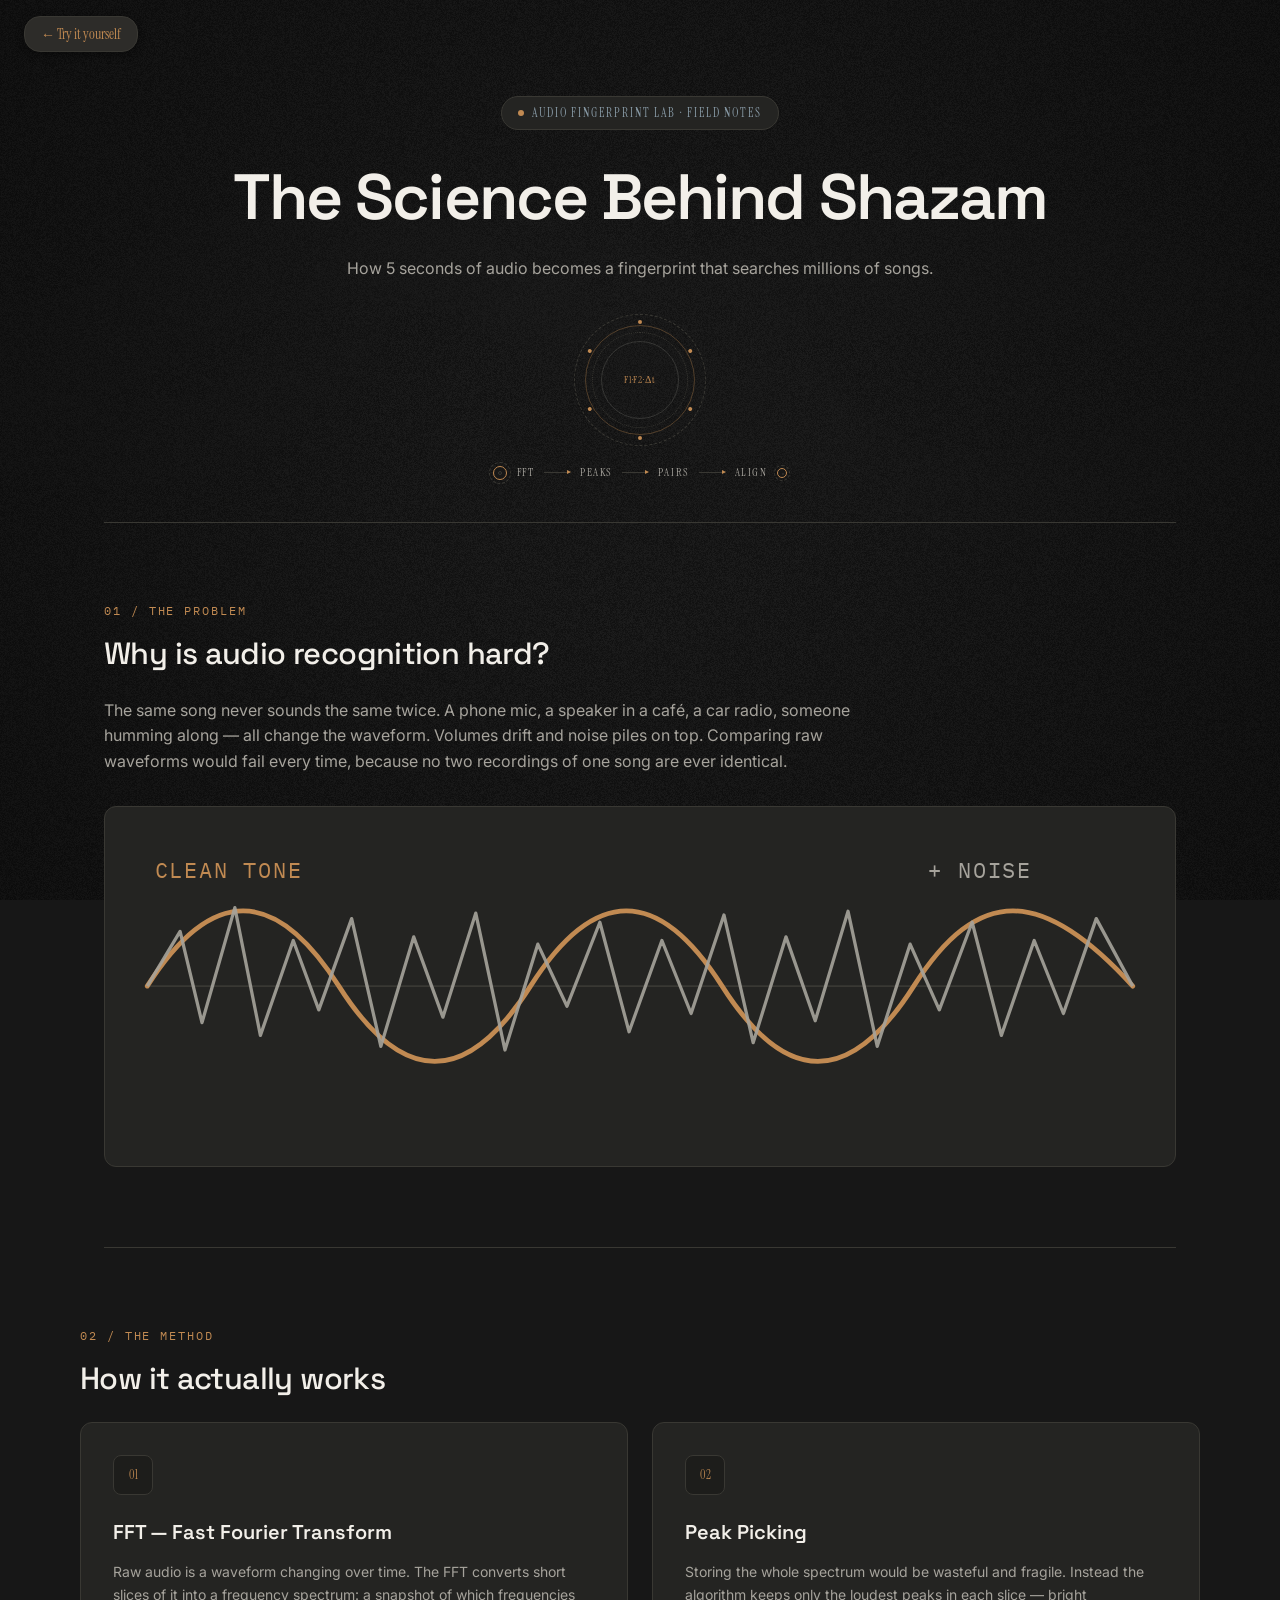
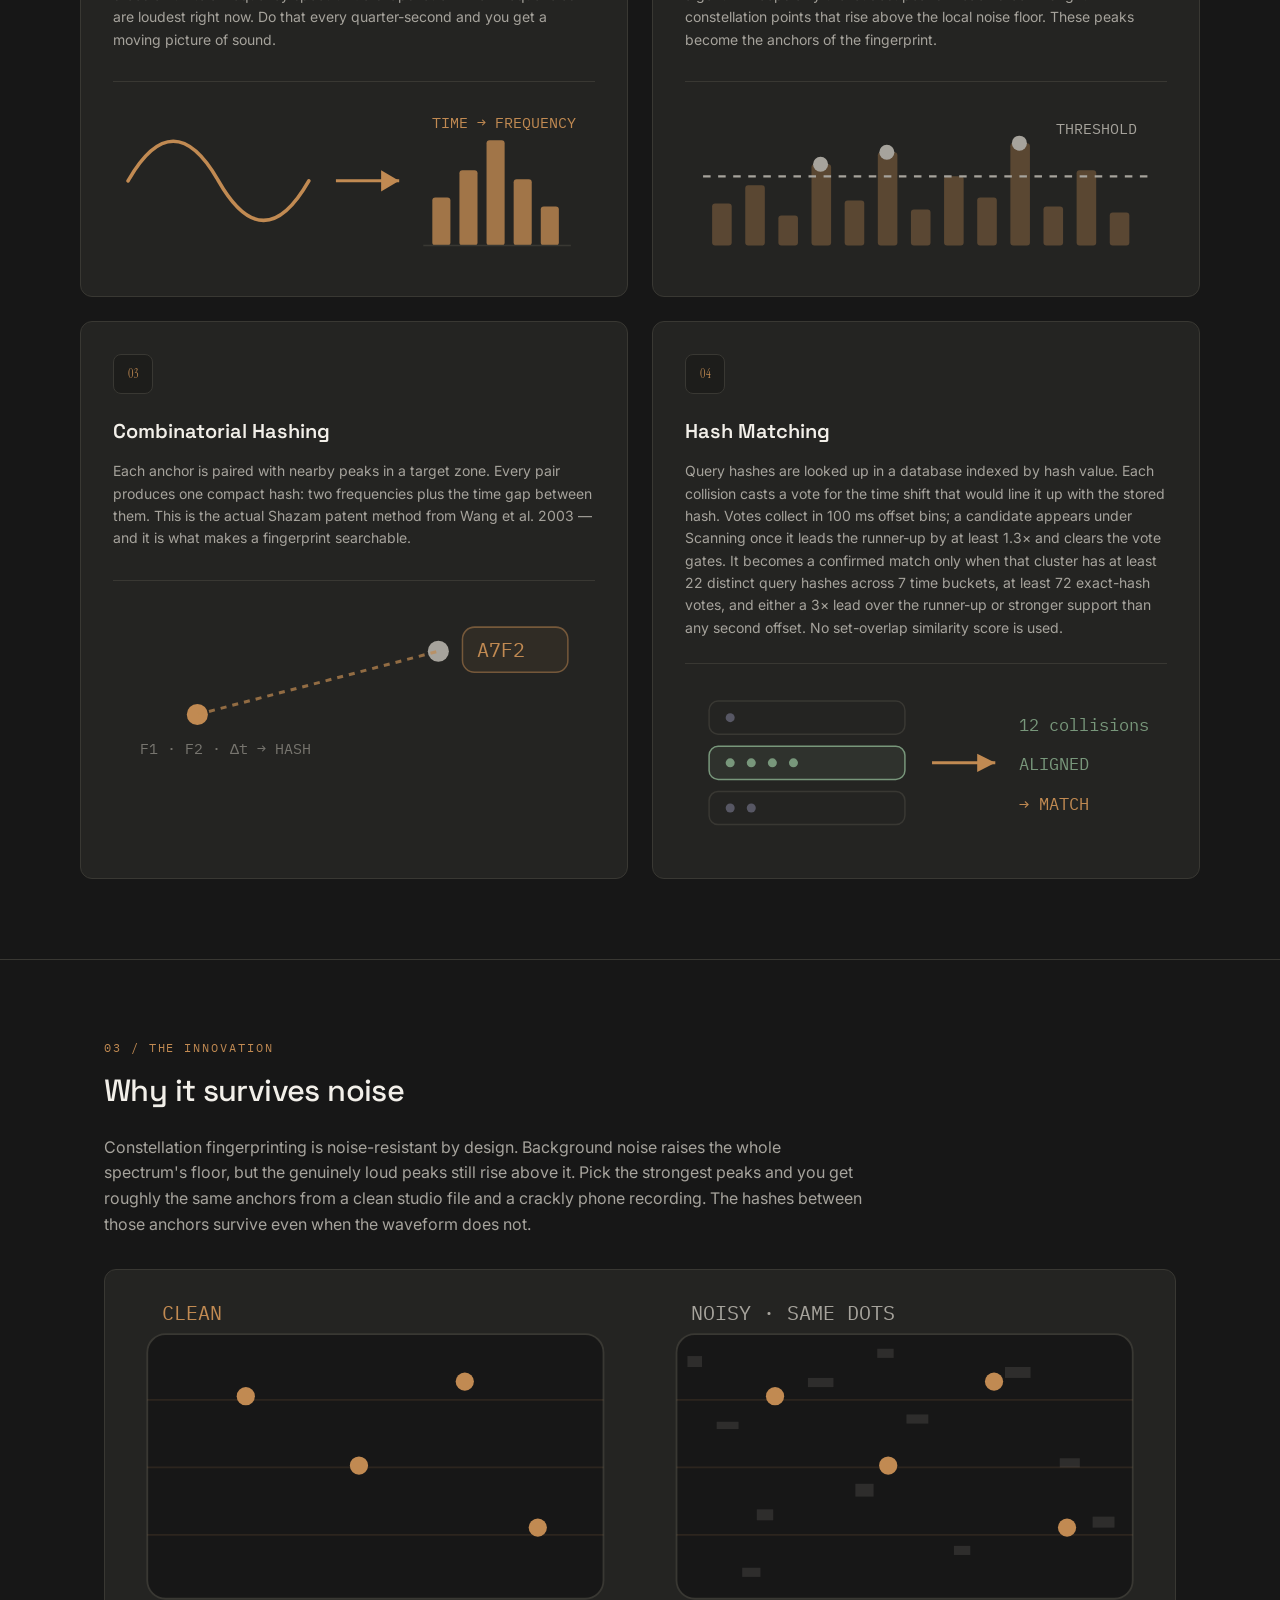
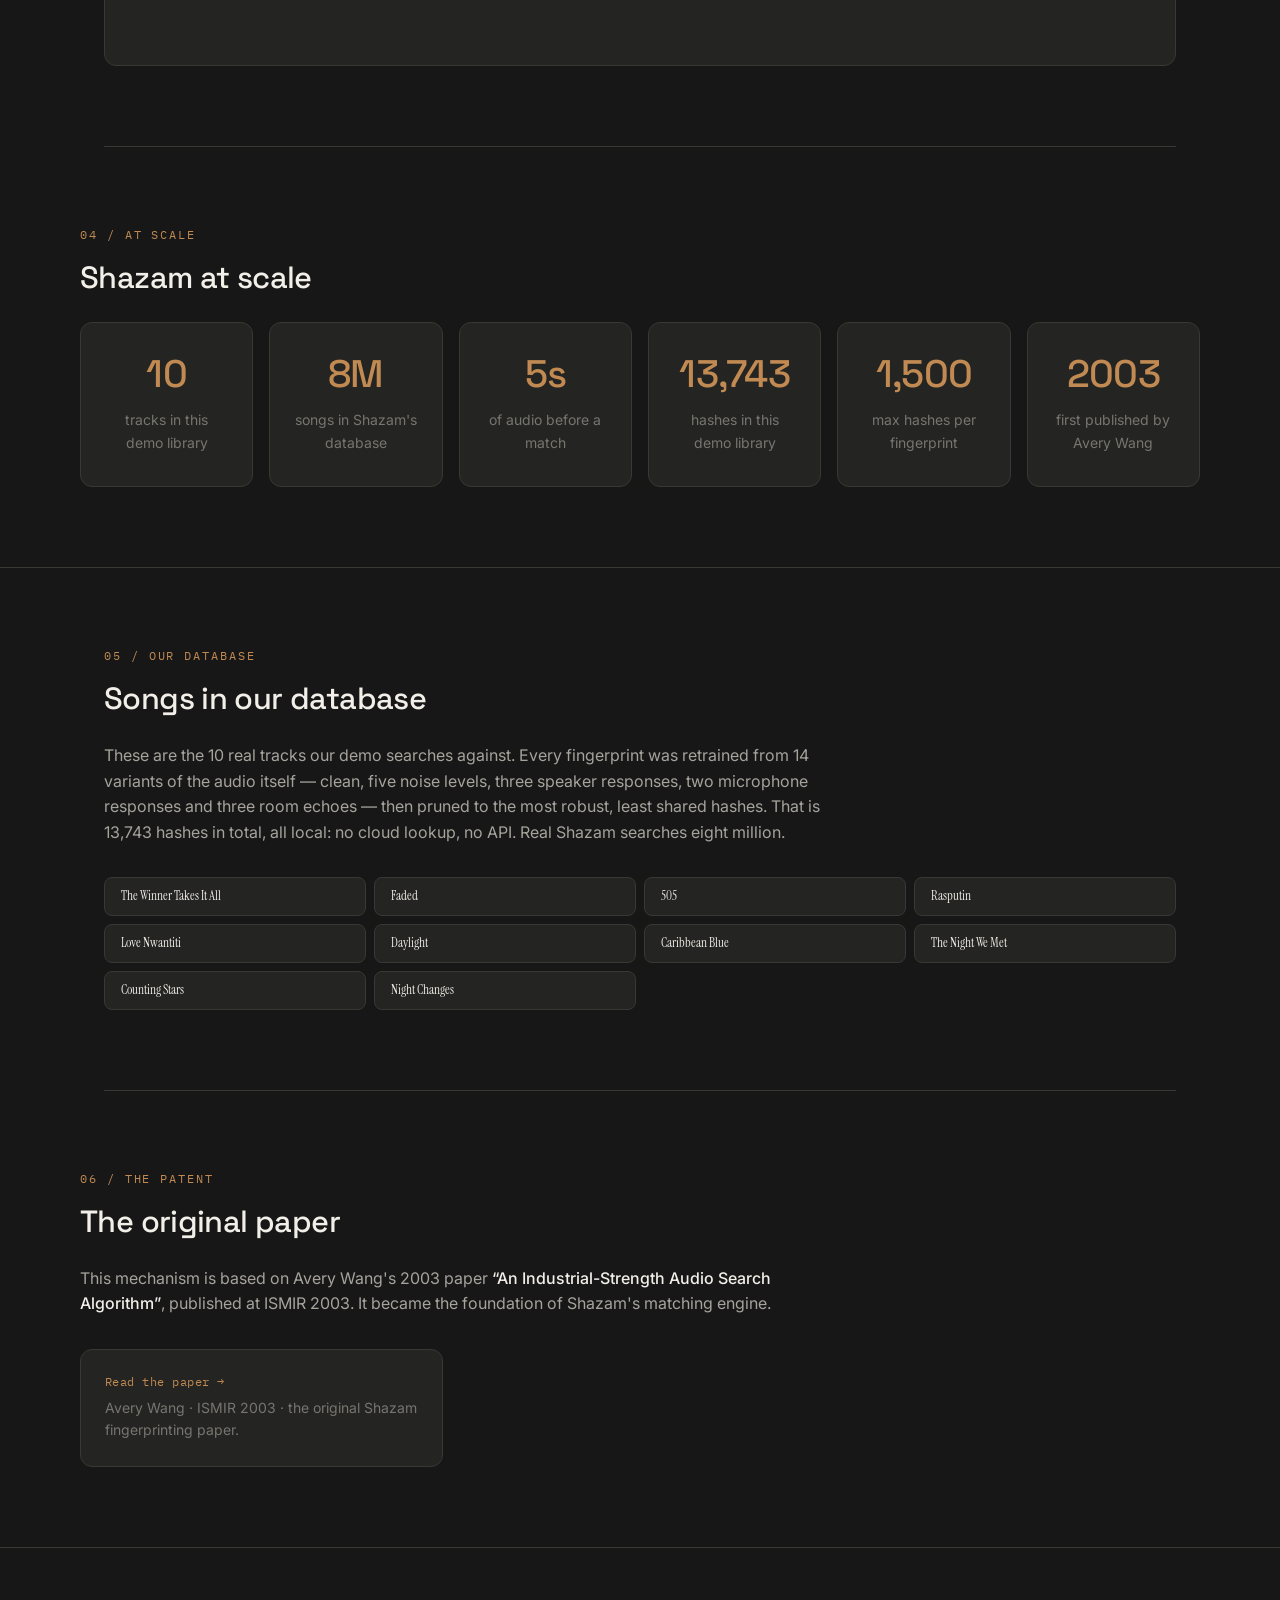
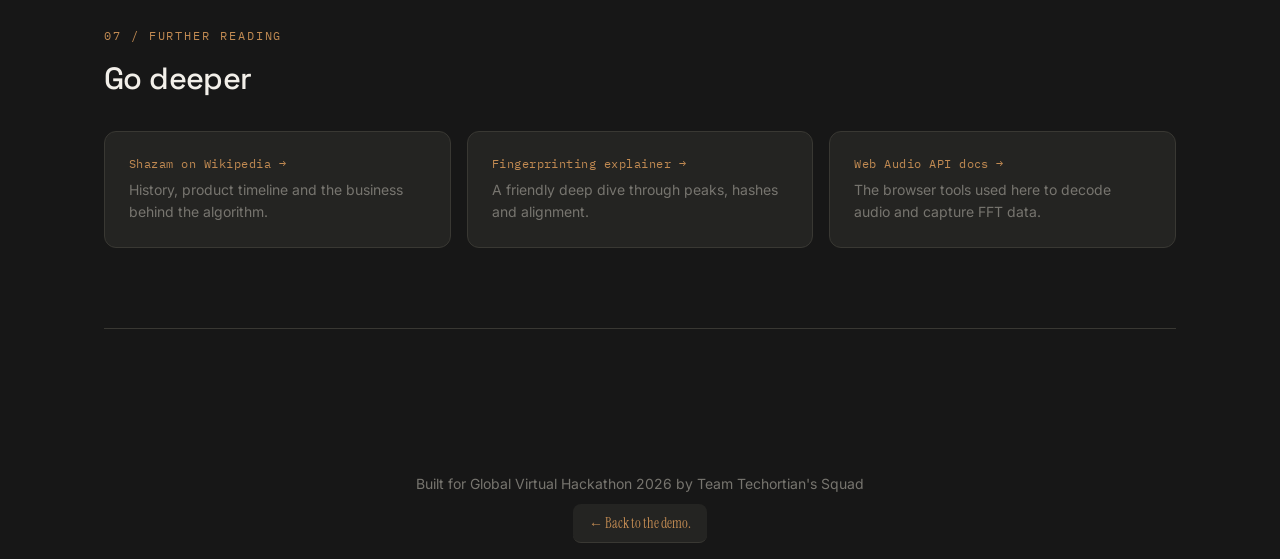
<file: about.html>
<!DOCTYPE html>
<html lang="en">
<head>
<meta charset="UTF-8">
<meta name="viewport" content="width=device-width, initial-scale=1.0">
<link rel="icon" type="image/svg+xml" sizes="any" href="[data-uri]">
<title>The Science Behind Shazam — Techrotians Squad</title>
<link href="https://fonts.googleapis.com/css2?family=Space+Grotesk:wght@500;600&family=Inter:wght@400;500&family=IBM+Plex+Mono:wght@400&family=Instrument+Serif&display=swap" rel="stylesheet">

<link rel="stylesheet" href="about.css">
<script>document.documentElement.classList.add('has-js');</script>

</head>
<body>
<canvas id="bgTexture"></canvas>
<canvas id="bgInteraction" aria-hidden="true"></canvas>

<nav class="backnav"><a href="index.html">&#8592; Try it yourself</a></nav>

<main>
  <header class="hero">
    <div class="eyebrow">Audio fingerprint lab · field notes</div>
    <h1>The Science Behind Shazam</h1>
    <p class="subtitle">How 5 seconds of audio becomes a fingerprint that searches millions of songs.</p>
    <div class="mech-seal" aria-hidden="true">
      <span class="mech-seal__ring"></span>
      <span class="mech-seal__ring mech-seal__ring--2"></span>
      <span class="mech-seal__pips"><i></i><i></i><i></i><i></i><i></i><i></i></span>
      <b class="mech-seal__core mono">F1·F2·&Delta;t</b>
    </div>
    <div class="process-rail mono" aria-hidden="true">
      <span class="mech-gear"></span>
      <span>FFT</span><i></i><span>PEAKS</span><i></i><span>PAIRS</span><i></i><span>ALIGN</span>
      <span class="mech-gear mech-gear--small"></span>
    </div>
  </header>

  <section class="section" id="problem">
    <span class="kicker">01 / The problem</span>
    <h2>Why is audio recognition hard?</h2>
    <p class="prose">The same song never sounds the same twice. A phone mic, a speaker in a café, a car radio, someone humming along — all change the waveform. Volumes drift and noise piles on top. Comparing raw waveforms would fail every time, because no two recordings of one song are ever identical.</p>
    <div class="figure">
      <svg viewBox="0 0 560 170">
        <line x1="10" y1="85" x2="550" y2="85" stroke="#393833" stroke-width="1"/>
        <path d="M10 85 C 45 30, 80 30, 115 85 S 185 140, 220 85 S 290 30, 325 85 S 395 140, 430 85 S 500 30, 550 85" fill="none" stroke="#C18A52" stroke-width="2.6" stroke-linecap="round"/>
        <polyline points="10,85 28,55 40,105 58,42 72,112 90,60 104,98 122,48 138,118 156,58 172,102 190,45 206,120 224,62 240,96 258,50 274,110 292,60 308,100 326,46 342,116 360,58 376,104 394,44 410,118 428,62 444,98 462,50 478,112 496,60 512,100 530,48 550,85" fill="none" stroke="#A6A39C" stroke-width="1.8" stroke-linejoin="round" opacity=".9"/>
        <text x="14" y="26" fill="#C18A52" font-size="12" font-family="IBM Plex Mono, monospace" letter-spacing="1">CLEAN TONE</text>
        <text x="438" y="26" fill="#A6A39C" font-size="12" font-family="IBM Plex Mono, monospace" letter-spacing="1">+ NOISE</text>
      </svg>
    </div>
  </section>

  <section class="section" id="steps">
    <span class="kicker">02 / The method</span>
    <h2>How it actually works</h2>
    <div class="step-grid">

      <article class="step-card">
        <div class="step-num">01</div>
        <h3>FFT — Fast Fourier Transform</h3>
        <p>Raw audio is a waveform changing over time. The FFT converts short slices of it into a frequency spectrum: a snapshot of which frequencies are loudest right now. Do that every quarter-second and you get a moving picture of sound.</p>
        <svg viewBox="0 0 320 110">
          <path d="M10 55 C 30 20, 50 20, 70 55 S 110 90, 130 55" fill="none" stroke="#C18A52" stroke-width="2.4" stroke-linecap="round"/>
          <line x1="148" y1="55" x2="190" y2="55" stroke="#C18A52" stroke-width="2"/>
          <polygon points="190,55 178,48 178,62" fill="#C18A52"/>
          <g fill="#C18A52" opacity=".8">
            <rect x="212" y="66" width="12" height="32" rx="2"/>
            <rect x="230" y="48" width="12" height="50" rx="2"/>
            <rect x="248" y="28" width="12" height="70" rx="2"/>
            <rect x="266" y="54" width="12" height="44" rx="2"/>
            <rect x="284" y="72" width="12" height="26" rx="2"/>
          </g>
          <line x1="206" y1="98" x2="304" y2="98" stroke="#393833"/>
          <text x="212" y="20" fill="#C18A52" font-size="10" font-family="IBM Plex Mono, monospace">TIME → FREQUENCY</text>
        </svg>
      </article>

      <article class="step-card">
        <div class="step-num">02</div>
        <h3>Peak Picking</h3>
        <p>Storing the whole spectrum would be wasteful and fragile. Instead the algorithm keeps only the loudest peaks in each slice — bright constellation points that rise above the local noise floor. These peaks become the anchors of the fingerprint.</p>
        <svg viewBox="0 0 320 110">
          <g fill="rgba(193,138,82,.35)">
            <rect x="18" y="70" width="13" height="28" rx="2"/><rect x="40" y="58" width="13" height="40" rx="2"/>
            <rect x="62" y="78" width="13" height="20" rx="2"/><rect x="84" y="44" width="13" height="54" rx="2"/>
            <rect x="106" y="68" width="13" height="30" rx="2"/><rect x="128" y="36" width="13" height="62" rx="2"/>
            <rect x="150" y="74" width="13" height="24" rx="2"/><rect x="172" y="52" width="13" height="46" rx="2"/>
            <rect x="194" y="66" width="13" height="32" rx="2"/><rect x="216" y="30" width="13" height="68" rx="2"/>
            <rect x="238" y="72" width="13" height="26" rx="2"/><rect x="260" y="48" width="13" height="50" rx="2"/>
            <rect x="282" y="76" width="13" height="22" rx="2"/>
          </g>
          <line x1="12" y1="52" x2="308" y2="52" stroke="#A6A39C" stroke-width="1.5" stroke-dasharray="5 5"/>
          <g fill="#A6A39C">
            <circle cx="90" cy="44" r="5"/><circle cx="134" cy="36" r="5"/><circle cx="222" cy="30" r="5"/>
          </g>
          <text x="246" y="24" fill="#A6A39C" font-size="10" font-family="IBM Plex Mono, monospace">THRESHOLD</text>
        </svg>
      </article>

      <article class="step-card">
        <div class="step-num">03</div>
        <h3>Combinatorial Hashing</h3>
        <p>Each anchor is paired with nearby peaks in a target zone. Every pair produces one compact hash: two frequencies plus the time gap between them. This is the actual Shazam patent method from Wang et al. 2003 — and it is what makes a fingerprint searchable.</p>
        <svg viewBox="0 0 320 110">
          <circle cx="56" cy="78" r="7" fill="#C18A52"/>
          <circle cx="216" cy="36" r="7" fill="#A6A39C"/>
          <line x1="56" y1="78" x2="216" y2="36" stroke="rgba(193,138,82,.7)" stroke-width="2" stroke-dasharray="4 4"/>
          <rect x="232" y="20" width="70" height="30" rx="8" fill="rgba(193,138,82,.08)" stroke="rgba(193,138,82,.5)"/>
          <text x="242" y="40" fill="#C18A52" font-size="13" font-family="IBM Plex Mono, monospace" font-weight="400">A7F2</text>
          <text x="18" y="104" fill="#77756F" font-size="10" font-family="IBM Plex Mono, monospace">F1 · F2 · Δt → HASH</text>
        </svg>
      </article>

      <article class="step-card">
        <div class="step-num">04</div>
        <h3>Hash Matching</h3>
        <p>Query hashes are looked up in a database indexed by hash value. Each collision casts a vote for the time shift that would line it up with the stored hash. Votes collect in 100 ms offset bins; a candidate appears under Scanning once it leads the runner-up by at least 1.3× and clears the vote gates. It becomes a confirmed match only when that cluster has at least 22 distinct query hashes across 7 time buckets, at least 72 exact-hash votes, and either a 3× lead over the runner-up or stronger support than any second offset. No set-overlap similarity score is used.</p>
        <svg viewBox="0 0 320 110">
          <g>
            <rect x="16" y="14" width="130" height="22" rx="6" fill="#242422" stroke="#393833"/>
            <rect x="16" y="44" width="130" height="22" rx="6" fill="rgba(120,151,123,.12)" stroke="#78977B"/>
            <rect x="16" y="74" width="130" height="22" rx="6" fill="#242422" stroke="#393833"/>
          </g>
          <g fill="#78977B">
            <circle cx="30" cy="55" r="3"/><circle cx="44" cy="55" r="3"/><circle cx="58" cy="55" r="3"/><circle cx="72" cy="55" r="3"/>
          </g>
          <g fill="rgba(138,138,166,.5)">
            <circle cx="30" cy="25" r="3"/><circle cx="30" cy="85" r="3"/><circle cx="44" cy="85" r="3"/>
          </g>
          <line x1="164" y1="55" x2="206" y2="55" stroke="#C18A52" stroke-width="2"/>
          <polygon points="206,55 194,49 194,61" fill="#C18A52"/>
          <g fill="#78977B" font-family="IBM Plex Mono, monospace" font-size="11" font-weight="400">
            <text x="222" y="34">12 collisions</text>
            <text x="222" y="60">ALIGNED</text>
            <text x="222" y="86" fill="#C18A52">→ MATCH</text>
          </g>
        </svg>
      </article>

    </div>
  </section>

  <section class="section" id="innovation">
    <span class="kicker">03 / The innovation</span>
    <h2>Why it survives noise</h2>
    <p class="prose">Constellation fingerprinting is noise-resistant by design. Background noise raises the whole spectrum's floor, but the genuinely loud peaks still rise above it. Pick the strongest peaks and you get roughly the same anchors from a clean studio file and a crackly phone recording. The hashes between those anchors survive even when the waveform does not.</p>
    <div class="figure">
      <svg viewBox="0 0 560 190">
        <rect x="10" y="22" width="250" height="145" rx="10" fill="#171717" stroke="#393833"/>
        <rect x="300" y="22" width="250" height="145" rx="10" fill="#171717" stroke="#393833"/>
        <g stroke="rgba(193,138,82,.12)">
          <line x1="10" y1="58" x2="260" y2="58"/><line x1="10" y1="95" x2="260" y2="95"/><line x1="10" y1="132" x2="260" y2="132"/>
          <line x1="300" y1="58" x2="550" y2="58"/><line x1="300" y1="95" x2="550" y2="95"/><line x1="300" y1="132" x2="550" y2="132"/>
        </g>
        <g fill="rgba(166,163,156,.16)">
          <rect x="306" y="34" width="8" height="6"/><rect x="322" y="70" width="12" height="4"/><rect x="344" y="118" width="9" height="6"/>
          <rect x="372" y="46" width="14" height="5"/><rect x="398" y="104" width="10" height="7"/><rect x="426" y="66" width="12" height="5"/>
          <rect x="452" y="138" width="9" height="5"/><rect x="480" y="40" width="14" height="6"/><rect x="510" y="90" width="11" height="5"/>
          <rect x="528" y="122" width="12" height="6"/><rect x="336" y="150" width="10" height="5"/><rect x="410" y="30" width="9" height="5"/>
        </g>
        <g fill="#C18A52">
          <circle cx="64" cy="56" r="5"/><circle cx="126" cy="94" r="5"/><circle cx="184" cy="48" r="5"/><circle cx="224" cy="128" r="5"/>
        </g>
        <g fill="#C18A52">
          <circle cx="354" cy="56" r="5"/><circle cx="416" cy="94" r="5"/><circle cx="474" cy="48" r="5"/><circle cx="514" cy="128" r="5"/>
        </g>
        <text x="18" y="14" fill="#C18A52" font-size="11" font-family="IBM Plex Mono, monospace">CLEAN</text>
        <text x="308" y="14" fill="#A6A39C" font-size="11" font-family="IBM Plex Mono, monospace">NOISY · SAME DOTS</text>
      </svg>
    </div>
  </section>

  <section class="section" id="numbers">
    <span class="kicker">04 / At scale</span>
    <h2>Shazam at scale</h2>
    <div class="stat-grid">
      <div class="stat"><div class="num">10</div><div class="label">tracks in this demo library</div></div>
      <div class="stat"><div class="num">8M</div><div class="label">songs in Shazam's database</div></div>
      <div class="stat"><div class="num">5s</div><div class="label">of audio before a match</div></div>
      <div class="stat"><div class="num">13,743</div><div class="label">hashes in this demo library</div></div>
      <div class="stat"><div class="num">1,500</div><div class="label">max hashes per fingerprint</div></div>
      <div class="stat"><div class="num">2003</div><div class="label">first published by Avery Wang</div></div>
    </div>
  </section>

  <section class="section" id="database">
    <span class="kicker">05 / Our database</span>
    <h2>Songs in our database</h2>
    <p class="prose">These are the 10 real tracks our demo searches against. Every fingerprint was retrained from 14 variants of the audio itself &mdash; clean, five noise levels, three speaker responses, two microphone responses and three room echoes &mdash; then pruned to the most robust, least shared hashes. That is 13,743 hashes in total, all local: no cloud lookup, no API. Real Shazam searches eight million.</p>
    <div class="song-index">
      <span>The Winner Takes It All</span>
      <span>Faded</span>
      <span>505</span>
      <span>Rasputin</span>
      <span>Love Nwantiti</span>
      <span>Daylight</span>
      <span>Caribbean Blue</span>
      <span>The Night We Met</span>
      <span>Counting Stars</span>
      <span>Night Changes</span>
    </div>
  </section>

  <section class="section" id="patent">
    <span class="kicker">06 / The patent</span>
    <h2>The original paper</h2>
    <p class="prose">This mechanism is based on Avery Wang's 2003 paper <strong>“An Industrial-Strength Audio Search Algorithm”</strong>, published at ISMIR 2003. It became the foundation of Shazam's matching engine.</p>
    <div class="link-grid">
      <a class="link-card solo" href="https://www.ee.columbia.edu/~dpwe/papers/Wang03-shazam.pdf" target="_blank" rel="noopener">
        <span class="cta">Read the paper &#8594;</span>
        <span class="desc">Avery Wang · ISMIR 2003 · the original Shazam fingerprinting paper.</span>
      </a>
    </div>
  </section>

  <section class="section" id="further">
    <span class="kicker">07 / Further reading</span>
    <h2>Go deeper</h2>
    <div class="link-grid">
      <a class="link-card" href="https://en.wikipedia.org/wiki/Shazam_(application)" target="_blank" rel="noopener">
        <span class="cta">Shazam on Wikipedia &#8594;</span>
        <span class="desc">History, product timeline and the business behind the algorithm.</span>
      </a>
      <a class="link-card" href="https://www.toptal.com/algorithms/shazam-it-music-processing-fingerprinting-and-recognition" target="_blank" rel="noopener">
        <span class="cta">Fingerprinting explainer &#8594;</span>
        <span class="desc">A friendly deep dive through peaks, hashes and alignment.</span>
      </a>
      <a class="link-card" href="https://developer.mozilla.org/en-US/docs/Web/API/Web_Audio_API" target="_blank" rel="noopener">
        <span class="cta">Web Audio API docs &#8594;</span>
        <span class="desc">The browser tools used here to decode audio and capture FFT data.</span>
      </a>
    </div>
  </section>
</main>

<footer>
  Built for Global Virtual Hackathon 2026 by Team Techortian's Squad<br>
  <a href="index.html">&#8592; Back to the demo.</a>
</footer>
<div id="eggToast" class="egg-toast mono">shazam &mdash; nice find.</div>

<script>
/* ---------- Static monochromatic background texture ---------- */
(function(){
  const cv=document.getElementById('bgTexture');
  if(!cv) return;
  const ctx=cv.getContext('2d',{alpha:false});
  let seed=0x9E3779B9;
  function rnd(){
    seed^=seed<<13; seed^=seed>>>17; seed^=seed<<5;
    return (seed>>>0)/4294967296;
  }
  function smoothClosed(pts){
    const n=pts.length;
    ctx.moveTo(pts[0].x,pts[0].y);
    for(let i=0;i<n;i++){
      const p0=pts[(i-1+n)%n],p1=pts[i],p2=pts[(i+1)%n],p3=pts[(i+2)%n];
      ctx.bezierCurveTo(
        p1.x+(p2.x-p0.x)/6,p1.y+(p2.y-p0.y)/6,
        p2.x-(p3.x-p1.x)/6,p2.y-(p3.y-p1.y)/6,
        p2.x,p2.y);
    }
    ctx.closePath();
  }
  function draw(){
    const w=window.innerWidth,h=window.innerHeight;
    cv.width=w; cv.height=h;
    cv.style.width=w+'px'; cv.style.height=h+'px';
    seed=0x9E3779B9;

    // Layer 1 — dense film grain folded into the #171717 base, 0.55 opacity.
    const img=ctx.createImageData(w,h),d=img.data;
    for(let i=0;i<d.length;i+=4){
      const v=(16.4+rnd()*13.2)|0;
      d[i]=v; d[i+1]=v; d[i+2]=v; d[i+3]=255;
    }
    ctx.putImageData(img,0,0);

    // Layer 2 — long, soft, drifting wave formations.
    const waveTones=['#1E1E1C','#22221F','#252523','#202020','#232321','#1F1F1D','#242422','#21211F'];
    const waves=6+Math.floor(rnd()*3);
    ctx.lineCap='round'; ctx.lineJoin='round';
    for(let n=0;n<waves;n++){
      const baseY=h*(0.10+rnd()*0.80), amp=h*(0.05+rnd()*0.18);
      let x=-64, y=baseY+(rnd()-0.5)*amp;
      ctx.beginPath(); ctx.moveTo(x,y);
      while(x<w+80){
        const step=w/(2+Math.floor(rnd()*3));
        ctx.bezierCurveTo(
          x+step*0.32, y+(rnd()-0.5)*amp*2.2,
          x+step*0.68, baseY+(rnd()-0.5)*amp*2.2,
          x+step, baseY+(rnd()-0.5)*amp*1.3);
        x+=step; y=baseY+(rnd()-0.5)*amp*1.3;
      }
      ctx.strokeStyle=waveTones[n%waveTones.length];
      ctx.lineWidth=60+rnd()*60;
      ctx.globalAlpha=0.03+rnd()*0.04;
      ctx.stroke();
    }

    // Layer 3 — topographic contour clusters in a few organic regions.
    const clusters=3+Math.floor(rnd()*2);
    ctx.lineWidth=1;
    for(let c=0;c<clusters;c++){
      const cx=w*(0.12+rnd()*0.76), cy=h*(0.15+rnd()*0.70);
      const rx=90+rnd()*170, ry=60+rnd()*120;
      const lines=8+Math.floor(rnd()*5);
      ctx.strokeStyle=(c%2)?'#202020':'#282826';
      ctx.globalAlpha=0.08+rnd()*0.04;
      for(let k=0;k<lines;k++){
        const s=0.55+k*(0.92/lines), pts=[];
        for(let j=0;j<12;j++){
          const a=(j/12)*Math.PI*2;
          const wob=1+0.14*Math.sin(a*3+c)+0.08*Math.cos(a*5+k);
          pts.push({x:cx+Math.cos(a)*rx*s*wob,y:cy+Math.sin(a)*ry*s*wob});
        }
        ctx.beginPath(); smoothClosed(pts); ctx.stroke();
      }
    }

    // Layer 4 — short woven fabric fibres.
    ctx.lineWidth=0.6;
    const fibres=['#1A1A18','#1E1E1C','#222220'];
    for(let i=0;i<260;i++){
      const x=rnd()*w, y=rnd()*h, a=rnd()*Math.PI*2, len=4+rnd()*8;
      ctx.strokeStyle=fibres[Math.floor(rnd()*3)];
      ctx.globalAlpha=0.06+rnd()*0.03;
      ctx.beginPath(); ctx.moveTo(x,y);
      ctx.lineTo(x+Math.cos(a)*len,y+Math.sin(a)*len); ctx.stroke();
    }

    // Layer 5 — photographic vignette.
    ctx.globalAlpha=1;
    const g=ctx.createRadialGradient(w/2,h/2,Math.min(w,h)*0.18,w/2,h/2,Math.max(w,h)*0.78);
    g.addColorStop(0,'rgba(0,0,0,0)');
    g.addColorStop(1,'rgba(0,0,0,0.45)');
    ctx.fillStyle=g; ctx.fillRect(0,0,w,h);
  }
  draw();
  let timer=0;
  window.addEventListener('resize',function(){clearTimeout(timer);timer=setTimeout(draw,120);});
})();

/* ---------- Pointer-reactive background grain ---------- */
(function(){
  const cv=document.getElementById('bgInteraction');
  if(!cv) return;
  const ctx=cv.getContext('2d');
  if(!ctx) return;

  let width=0,height=0,dpr=1,targetX=0,targetY=0,x=0,y=0;
  let hasPointer=false,pointerDown=false,lastMove=0,frame=0;
  const ripples=[];

  function schedule(){
    if(!frame) frame=requestAnimationFrame(render);
  }
  function resize(){
    dpr=Math.min(window.devicePixelRatio||1,2);
    width=window.innerWidth;height=window.innerHeight;
    cv.width=Math.round(width*dpr);cv.height=Math.round(height*dpr);
    cv.style.width=width+'px';cv.style.height=height+'px';
    ctx.setTransform(dpr,0,0,dpr,0,0);
    schedule();
  }
  function moveTo(e){
    targetX=e.clientX;targetY=e.clientY;
    if(!hasPointer){x=targetX;y=targetY;hasPointer=true;}
    lastMove=performance.now();
    schedule();
  }
  function drawGrain(cx,cy,radius,intensity,count){
    for(let i=0;i<count;i++){
      const angle=Math.random()*Math.PI*2;
      const distance=Math.sqrt(Math.random())*radius;
      const falloff=1-distance/radius;
      const alpha=(.45+Math.random()*.42)*intensity*Math.sqrt(falloff);
      const size=Math.random()<.65?1:Math.random()<.9?2:3;
      ctx.fillStyle='rgba(166,163,156,'+alpha.toFixed(3)+')';
      ctx.fillRect(cx+Math.cos(angle)*distance,cy+Math.sin(angle)*distance,size,size);
    }
  }
  function drawGrainRipple(cx,cy,radius,intensity,progress){
    const clusters=Math.round(12+progress*12);
    for(let i=0;i<clusters;i++){
      const centerAngle=Math.random()*Math.PI*2;
      const grains=3+Math.floor(Math.random()*7);
      for(let j=0;j<grains;j++){
        const angle=centerAngle+(Math.random()-.5)*.42;
        const distance=Math.max(0,radius+(Math.random()-.5)*(10+progress*24));
        const alpha=(.35+Math.random()*.5)*intensity;
        const size=Math.random()<.65?1:Math.random()<.9?2:3;
        ctx.fillStyle='rgba(166,163,156,'+alpha.toFixed(3)+')';
        ctx.fillRect(cx+Math.cos(angle)*distance,cy+Math.sin(angle)*distance,size,size);
      }
    }
  }
  function render(now){
    frame=0;
    ctx.clearRect(0,0,width,height);

    const age=now-lastMove;
    const intensity=pointerDown?1:Math.max(0,1-age/850);
    if(hasPointer && intensity>.01){
      x+=(targetX-x)*.24;y+=(targetY-y)*.24;
      drawGrain(x,y,66, intensity, Math.round(1800+intensity*1500));
    }

    for(let i=ripples.length-1;i>=0;i--){
      const ripple=ripples[i],progress=Math.max(0,(now-ripple.time)/1050);
      if(progress>=1){ripples.splice(i,1);continue;}
      const radius=progress*260;
      drawGrainRipple(ripple.x,ripple.y,radius,(1-progress)*.85,progress);
    }

    if((hasPointer && intensity>.01) || ripples.length) schedule();
  }

  window.addEventListener('pointermove',moveTo,{passive:true});
  window.addEventListener('pointerdown',function(e){
    moveTo(e);
    pointerDown=true;
    ripples.push({x:e.clientX,y:e.clientY,time:performance.now()});
    if(ripples.length>5) ripples.shift();
    schedule();
  },{passive:true});
  window.addEventListener('pointerup',function(){pointerDown=false;});
  window.addEventListener('pointercancel',function(){pointerDown=false;});
  window.addEventListener('blur',function(){pointerDown=false;});
  window.addEventListener('resize',resize,{passive:true});
  resize();
})();


(function(){
  let buf='', timer=0;
  const toast=document.getElementById('eggToast');
  if(!toast) return;
  window.addEventListener('keydown',e=>{
    if(e.altKey||e.ctrlKey||e.metaKey) return;
    const t=e.target;
    if(t && (t.tagName==='INPUT'||t.tagName==='TEXTAREA'||t.isContentEditable)) return;
    if(!e.key || e.key.length!==1 || !/[a-zA-Z]/.test(e.key)) return;
    buf=(buf+e.key.toLowerCase()).slice(-6);
    if(buf!=='shazam') return;
    buf='';
    document.body.classList.remove('egg-active');
    toast.classList.remove('show');
    void document.body.offsetWidth;
    document.body.classList.add('egg-active');
    toast.classList.add('show');
    clearTimeout(timer);
    timer=setTimeout(()=>{
      document.body.classList.remove('egg-active');
      toast.classList.remove('show');
    },2600);
  });
})();

</script>
<script>
/* ---------- Scroll reveal ---------- */
(function(){
  const root=document.documentElement;
  if(!root.classList.contains('has-js')) return;
  const selector='.hero > *,.section > .kicker,.section > h2,.section > .prose,.figure,.step-card,.stat,.song-index span,.link-card,footer';
  const nodes=Array.prototype.slice.call(document.querySelectorAll(selector));
  if(!nodes.length) return;
  const groups=new Map();
  nodes.forEach(el=>{
    const key=el.parentNode;
    const n=groups.get(key)||0;
    groups.set(key,n+1);
    el.style.setProperty('--reveal-delay',Math.min(n*55,330)+'ms');
  });
  const reduce=window.matchMedia&&window.matchMedia('(prefers-reduced-motion: reduce)').matches;
  if(reduce||!('IntersectionObserver' in window)){
    nodes.forEach(el=>el.classList.add('is-visible'));
    return;
  }
  const io=new IntersectionObserver(function(entries){
    entries.forEach(function(entry){
      if(entry.isIntersecting){
        entry.target.classList.add('is-visible');
        io.unobserve(entry.target);
      }
    });
  },{threshold:.08,rootMargin:'0px 0px -32px 0px'});
  nodes.forEach(el=>io.observe(el));
})();

</script>
</body>
</html>
</file>
<file: about.css>
:root{
    --bg-primary:#171717;
    --bg-secondary:#1D1D1B;
    --surface-card:#242422;
    --surface-elevated:#2D2C29;
    --text-primary:#F2EFE9;
    --text-secondary:#A6A39C;
    --text-muted:#77756F;
    --border:#393833;
    --accent:#C18A52;
    --accent-hover:#D29A60;
    --status-success:#78977B;
    --status-processing:#C18A52;
    --status-error:#C16F63;
    --status-info:#8799A5;
    --sans:'Inter',sans-serif;
    --display:'Space Grotesk',sans-serif;
    --mono:'IBM Plex Mono',monospace;
    --serif:'Instrument Serif',Georgia,serif;
  }
  *{box-sizing:border-box;margin:0;padding:0}
  html{scroll-behavior:smooth}
  body{
    min-height:100vh;background:var(--bg-primary);color:var(--text-secondary);
    font:400 1rem/1.6 var(--sans);-webkit-font-smoothing:antialiased;
  }
  a{color:inherit}

  /* NAVIGATION */
  .backnav{position:fixed;top:16px;left:24px;z-index:50}
  .backnav a{
    display:inline-flex;align-items:center;gap:8px;padding:8px 16px;border-radius:16px;
    border:1px solid var(--border);background:var(--surface-elevated);
    color:var(--accent);text-decoration:none;font:500 .875rem var(--sans);
    box-shadow:0 2px 8px rgba(0,0,0,.4);transition:color .15s ease;
  }
  .backnav a:hover{color:var(--accent-hover)}

  main{max-width:1120px;margin:0 auto;padding:16px 24px 80px}

  /* HERO */
  .hero{text-align:center;padding:80px 24px 40px;border-bottom:1px solid var(--border)}
  .eyebrow{display:inline-flex;align-items:center;gap:8px;font:400 .75rem var(--mono);letter-spacing:.16em;text-transform:uppercase;color:var(--status-info);border:1px solid var(--border);background:var(--surface-card);padding:8px 16px;border-radius:999px}
  .eyebrow::before{content:'';width:6px;height:6px;border-radius:50%;background:var(--accent)}
  h1{font:600 clamp(3.25rem,5vw,4rem)/1.1 var(--display);letter-spacing:-.03em;margin:32px auto 24px;max-width:880px;color:var(--text-primary)}
  .subtitle{max-width:690px;margin:0 auto 32px;color:var(--text-secondary);font:400 1rem/1.6 var(--sans)}

  /* SECTIONS */
  .section{padding:80px 0;border-bottom:1px solid var(--border)}
  .section:nth-of-type(even){
    margin-left:calc(50% - 50vw);margin-right:calc(50% - 50vw);
    padding-left:max(24px,calc(50vw - 560px));padding-right:max(24px,calc(50vw - 560px));
  }
  .kicker{display:block;font:400 .75rem var(--mono);letter-spacing:.16em;text-transform:uppercase;color:var(--accent);margin-bottom:16px}
  h2{font:500 clamp(1.625rem,2.4vw,2rem)/1.3 var(--display);letter-spacing:-.02em;margin-bottom:24px;color:var(--text-primary)}
  .prose{max-width:760px;color:var(--text-secondary);font:400 1rem/1.6 var(--sans)}
  .prose strong{color:var(--text-primary);font-weight:500}
  .figure{margin-top:32px;padding:24px;border-radius:12px;border:1px solid var(--border);background:var(--surface-card)}
  .figure svg{width:100%;height:auto;display:block}

  /* four steps */
  .step-grid{display:grid;grid-template-columns:repeat(2,minmax(0,1fr));gap:24px;margin-top:16px}
  .step-card{position:relative;overflow:hidden;padding:32px;border-radius:12px;border:1px solid var(--border);background:var(--surface-card)}
  .step-num{display:inline-grid;place-items:center;width:40px;height:40px;border-radius:8px;border:1px solid var(--border);background:var(--bg-secondary);color:var(--accent);font:400 .75rem var(--mono);margin-bottom:24px}
  .step-card h3{font:600 clamp(1.125rem,1.8vw,1.25rem)/1.3 var(--display);margin-bottom:16px;color:var(--text-primary)}
  .step-card p{color:var(--text-secondary);font:400 .875rem/1.6 var(--sans);min-height:96px}
  .step-card svg{width:100%;height:auto;display:block;margin-top:24px;border-top:1px solid var(--border);padding-top:16px}

  /* numbers */
  .stat-grid{display:grid;grid-template-columns:repeat(auto-fit,minmax(160px,1fr));gap:16px}
  .song-index{display:grid;grid-template-columns:repeat(auto-fill,minmax(220px,1fr));gap:8px;margin-top:32px}
  .song-index span{padding:8px 16px;border:1px solid var(--border);border-radius:8px;background:var(--surface-card);color:var(--text-primary);font:400 .8125rem/1.6 var(--sans)}
  .stat{padding:32px 24px;border-radius:12px;border:1px solid var(--border);background:var(--surface-card);text-align:center}
  .stat .num{font:500 clamp(2rem,3vw,2.5rem)/1 var(--display);letter-spacing:-.02em;color:var(--accent)}
  .stat .label{margin-top:16px;color:var(--text-muted);font:400 .875rem/1.6 var(--sans)}

  /* SONG DATABASE */
  .song-grid{display:grid;grid-template-columns:repeat(auto-fit,minmax(280px,1fr));gap:24px;margin-top:32px}
  .song-card{padding:24px;border-radius:12px;border:1px solid var(--border);background:var(--surface-card)}
  .song-name{font:600 clamp(1.125rem,1.8vw,1.25rem)/1.3 var(--display);color:var(--text-primary);margin-bottom:16px}
  .tones{font:400 .75rem var(--mono);color:var(--accent);letter-spacing:.02em;line-height:1.6;word-spacing:2px}
  .tones b{color:var(--text-muted);font-weight:400}
  .song-card svg{width:100%;height:40px;display:block;margin:24px 0 16px}
  .song-label{font:400 .75rem var(--mono);letter-spacing:.08em;text-transform:uppercase;color:var(--text-muted)}

  /* LINK CARDS */
  .link-grid{display:grid;grid-template-columns:repeat(3,minmax(0,1fr));gap:16px;margin-top:32px}
  .link-card{display:flex;flex-direction:column;gap:8px;padding:24px;border-radius:12px;border:1px solid var(--border);background:var(--surface-card);text-decoration:none;transition:color .15s ease}
  .link-card:hover .cta{color:var(--accent-hover)}
  .link-card .cta{font:400 .75rem var(--mono);color:var(--accent);letter-spacing:.04em;transition:color .15s ease}
  .link-card .desc{color:var(--text-muted);font:400 .875rem/1.6 var(--sans)}
  .link-card.solo{max-width:520px}

  footer{text-align:center;padding:64px 24px 16px;color:var(--text-muted);font:400 .875rem/1.6 var(--sans)}
  footer a{display:inline-block;margin-top:8px;color:var(--accent);text-decoration:none;border-bottom:1px solid var(--border);transition:color .15s ease}
  footer a:hover{color:var(--accent-hover)}

  @media(max-width:860px){
    .hero{padding:64px 16px 32px}
    h1{font-size:clamp(2.25rem,9vw,2.625rem)}
    .section{padding:64px 0}
    .step-grid,.stat-grid,.link-grid{grid-template-columns:1fr}
    .stat-grid{grid-template-columns:repeat(2,minmax(0,1fr))}
    .backnav a{padding:8px 12px;font-size:.75rem}
    main{padding:16px 16px 64px}
  }
  @media(max-width:520px){
    .stat-grid{grid-template-columns:1fr}
    .figure{padding:16px}
  }

  /* BACKGROUND TEXTURE */
  #bgTexture{position:fixed;top:0;left:0;width:100vw;height:100vh;z-index:0;pointer-events:none;display:block;background:#171717}
  #bgInteraction{position:fixed;top:0;left:0;z-index:0;pointer-events:none;display:block;background:transparent;border:0;border-radius:0}
  body{position:relative}
  main,footer{position:relative;z-index:1}
  .hero,#hero,.section{position:relative;isolation:isolate}
  .view-db,footer a,.foot a{background:var(--surface-card);padding:8px 16px;border-radius:8px}

  /* EASTER EGG */
  .egg-toast{position:fixed;left:50%;bottom:32px;transform:translate(-50%,12px);z-index:1200;padding:8px 16px;border:1px solid var(--border);border-radius:16px;background:var(--surface-elevated);color:var(--accent);font:400 .75rem var(--mono);letter-spacing:.08em;opacity:0;pointer-events:none;transition:opacity .4s ease,transform .4s ease;box-shadow:0 2px 8px rgba(0,0,0,.4)}
  .egg-toast.show{opacity:1;transform:translate(-50%,0)}
  .eyebrow{transition:border-color .5s ease,color .5s ease}
  body.egg-active .eyebrow{border-color:var(--accent);color:var(--accent)}

  /* scroll reveal + interaction polish */
  html{scroll-padding-top:88px}
  [id]{scroll-margin-top:88px}
  ::selection{background:rgba(193,138,82,.3);color:var(--text-primary)}
  a:focus-visible,button:focus-visible,input:focus-visible{outline:2px solid var(--accent);outline-offset:3px}
  .has-js :where(.hero > *,.section > .kicker,.section > h2,.section > .prose,.figure,.step-card,.stat,.song-index span,.link-card,footer){
    opacity:0;transform:translate3d(0,18px,0);
    transition:opacity .6s ease,transform .6s cubic-bezier(.22,.61,.36,1);
    transition-delay:var(--reveal-delay,0ms);
  }
  .has-js :where(.hero > *,.section > .kicker,.section > h2,.section > .prose,.figure,.step-card,.stat,.song-index span,.link-card,footer).is-visible{opacity:1;transform:none}

  /* mechanical fingerprint instrument */
  .mech-strip,.process-rail{display:flex;align-items:center;justify-content:center;gap:10px;color:var(--text-muted);font-size:.6875rem;letter-spacing:.14em;text-transform:uppercase;pointer-events:none}
  .mech-strip{gap:12px;margin:0 auto 18px}
  .mech-gear{position:relative;width:14px;height:14px;flex:0 0 14px;border:1px solid var(--accent);border-radius:50%;background:var(--bg-primary)}
  .mech-gear::before{content:'';position:absolute;inset:-5px;border:1px dashed var(--border);border-radius:50%;animation:mech-spin 18s linear infinite}
  .mech-gear::after{content:'';position:absolute;inset:4px;border:1px solid var(--border);border-radius:50%}
  .mech-gear--small{width:10px;height:10px;flex-basis:10px}
  .mech-gear--small::before{inset:-4px;animation-duration:12s;animation-direction:reverse}
  .mech-wave{position:relative;width:min(220px,34vw);height:16px;border-top:1px solid var(--border);border-bottom:1px solid var(--border);background:repeating-linear-gradient(90deg,transparent 0 11px,var(--border) 11px 12px)}
  .mech-wave::before{content:'';position:absolute;left:0;right:0;top:50%;height:1px;background:linear-gradient(90deg,transparent,var(--accent),transparent)}
  .mech-wave::after{content:'';position:absolute;left:50%;top:50%;width:8px;height:8px;border:1px solid var(--accent);background:var(--bg-primary);transform:translate(-50%,-50%) rotate(45deg)}
  .mech-readout{white-space:nowrap}
  .process-rail{margin:18px auto 0}
  .process-rail span{color:var(--text-secondary)}
  .process-rail > i{position:relative;width:26px;height:1px;background:var(--border)}
  .process-rail > i::after{content:'';position:absolute;right:-1px;top:-2px;border-left:4px solid var(--accent);border-top:2.5px solid transparent;border-bottom:2.5px solid transparent}
  @keyframes mech-spin{to{transform:rotate(360deg)}}

  .mic-orbit{--orbit:92px;position:absolute;inset:0;pointer-events:none;animation:mech-spin 44s linear infinite}
  .mic-orbit i{position:absolute;left:50%;top:50%;width:5px;height:5px;margin:-2.5px;border-radius:50%;background:var(--accent);box-shadow:0 0 0 3px rgba(193,138,82,.12);transform:rotate(var(--a)) translateY(calc(0px - var(--orbit)))}
  .mic-orbit i:nth-child(1){--a:0deg}
  .mic-orbit i:nth-child(2){--a:45deg}
  .mic-orbit i:nth-child(3){--a:90deg}
  .mic-orbit i:nth-child(4){--a:135deg}
  .mic-orbit i:nth-child(5){--a:180deg}
  .mic-orbit i:nth-child(6){--a:225deg}
  .mic-orbit i:nth-child(7){--a:270deg}
  .mic-orbit i:nth-child(8){--a:315deg}
  .mic-orbit i:nth-child(3n){background:var(--text-muted);box-shadow:none}

  .mech-seal{position:relative;width:132px;height:132px;margin:8px auto 0;pointer-events:none}
  .mech-seal__ring{position:absolute;inset:0;border:1px dashed var(--border);border-radius:50%;animation:mech-spin 30s linear infinite}
  .mech-seal__ring::before{content:'';position:absolute;inset:10px;border:1px solid rgba(193,138,82,.35);border-radius:50%}
  .mech-seal__ring--2{inset:18px;border-style:dotted;animation-duration:22s;animation-direction:reverse}
  .mech-seal__ring--2::before{inset:8px;border-color:rgba(166,163,156,.22)}
  .mech-seal__pips{--orbit:58px;position:absolute;inset:0;animation:mech-spin 16s linear infinite reverse}
  .mech-seal__pips i{position:absolute;left:50%;top:50%;width:4px;height:4px;margin:-2px;border-radius:50%;background:var(--accent);transform:rotate(var(--a)) translateY(calc(0px - var(--orbit)))}
  .mech-seal__pips i:nth-child(1){--a:0deg}
  .mech-seal__pips i:nth-child(2){--a:60deg}
  .mech-seal__pips i:nth-child(3){--a:120deg}
  .mech-seal__pips i:nth-child(4){--a:180deg}
  .mech-seal__pips i:nth-child(5){--a:240deg}
  .mech-seal__pips i:nth-child(6){--a:300deg}
  .mech-seal__core{position:absolute;inset:0;display:grid;place-items:center;font-size:.625rem;color:var(--accent);letter-spacing:.08em}

  @media(max-width:860px){.mic-orbit{--orbit:78px}}
  @media(max-width:520px){.mech-readout{display:none}.mech-wave{width:min(160px,50vw)}}

  @media(prefers-reduced-motion:reduce){
    html{scroll-behavior:auto;scroll-padding-top:0}
    .has-js :where(.hero > *,.section > .kicker,.section > h2,.section > .prose,.figure,.step-card,.stat,.song-index span,.link-card,footer){opacity:1!important;transform:none!important;transition:none!important}
    .mech-gear::before,.mic-orbit,.mech-seal__ring,.mech-seal__ring--2,.mech-seal__pips{animation:none!important}
  }

  /* Instrument Serif for capsules, chips and small rounded labels */
  .eyebrow,.about-link,.backnav a,.steps div,.song-ref,.view-db,footer a,.foot a,
  .toggle,.add-btn,.conf-pill,.debug-head button,.hash-row,.hash-row .hx,
  .card::before,kbd,.egg-toast,#tourTip,.song-index span,.step-num,
  .mech-readout,.process-rail,.mech-seal__core{
    font-family:var(--serif);
    font-weight:400;
  }
</file>
